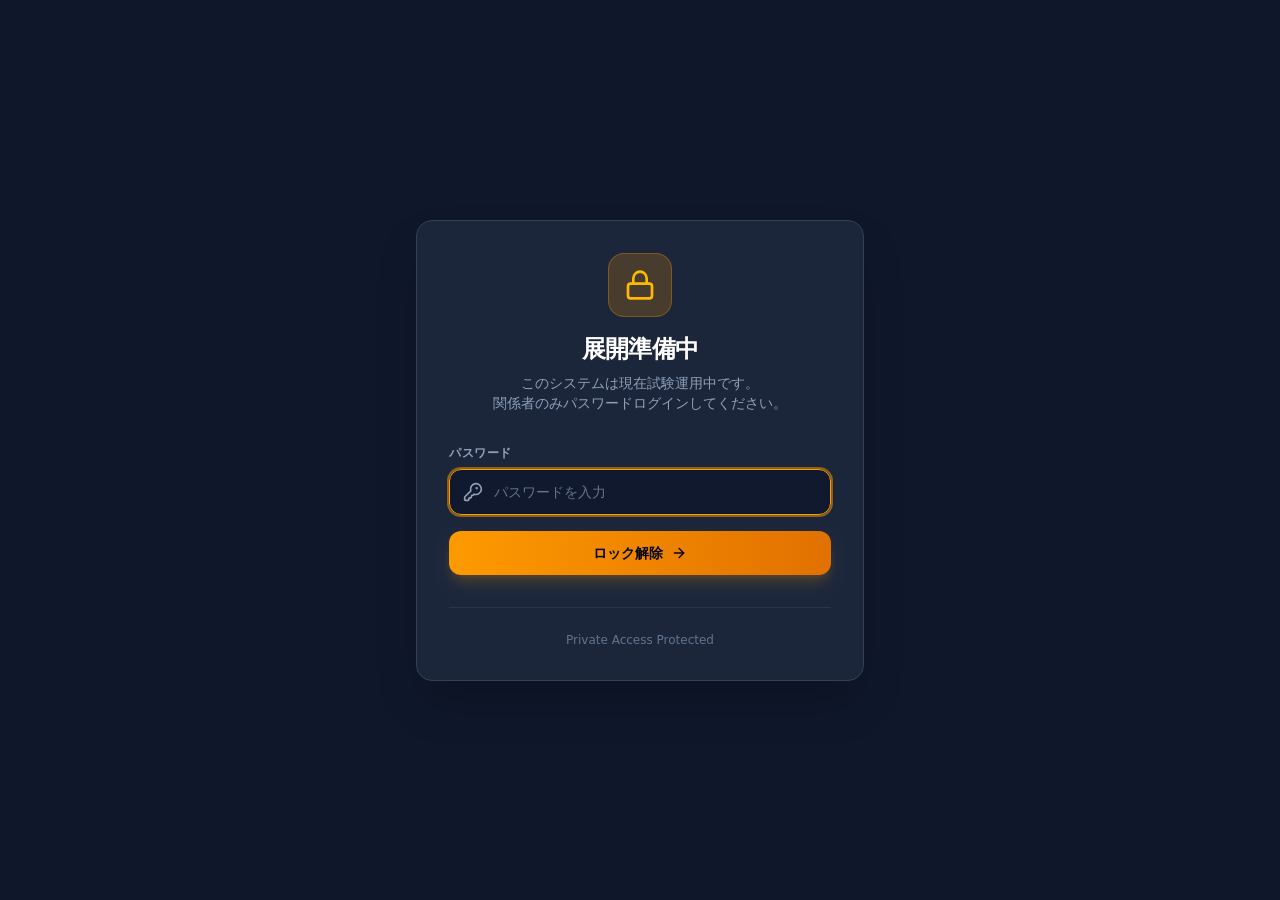
<file: index.html>
<!doctype html>
<html lang="ja">
  <head>
    <meta charset="UTF-8" />
    <meta name="viewport" content="width=device-width, initial-scale=1.0" />
    <meta 
      http-equiv="Content-Security-Policy" 
      content="default-src 'self'; script-src 'self' 'unsafe-inline'; style-src 'self' 'unsafe-inline'; img-src 'self' data: blob:; connect-src 'self' https://api.github.com; object-src 'none'; base-uri 'self';" 
    />
    <title>展開準備中</title>
    <link rel="icon" type="image/png" href="./fuchan.png" />
    <script type="module" crossorigin src="./assets/index-DZ-33J76.js"></script>
    <link rel="stylesheet" crossorigin href="./assets/index-C7mGy0Zv.css">
  </head>
  <body>
    <div id="root"></div>
  </body>
</html>
</file>
